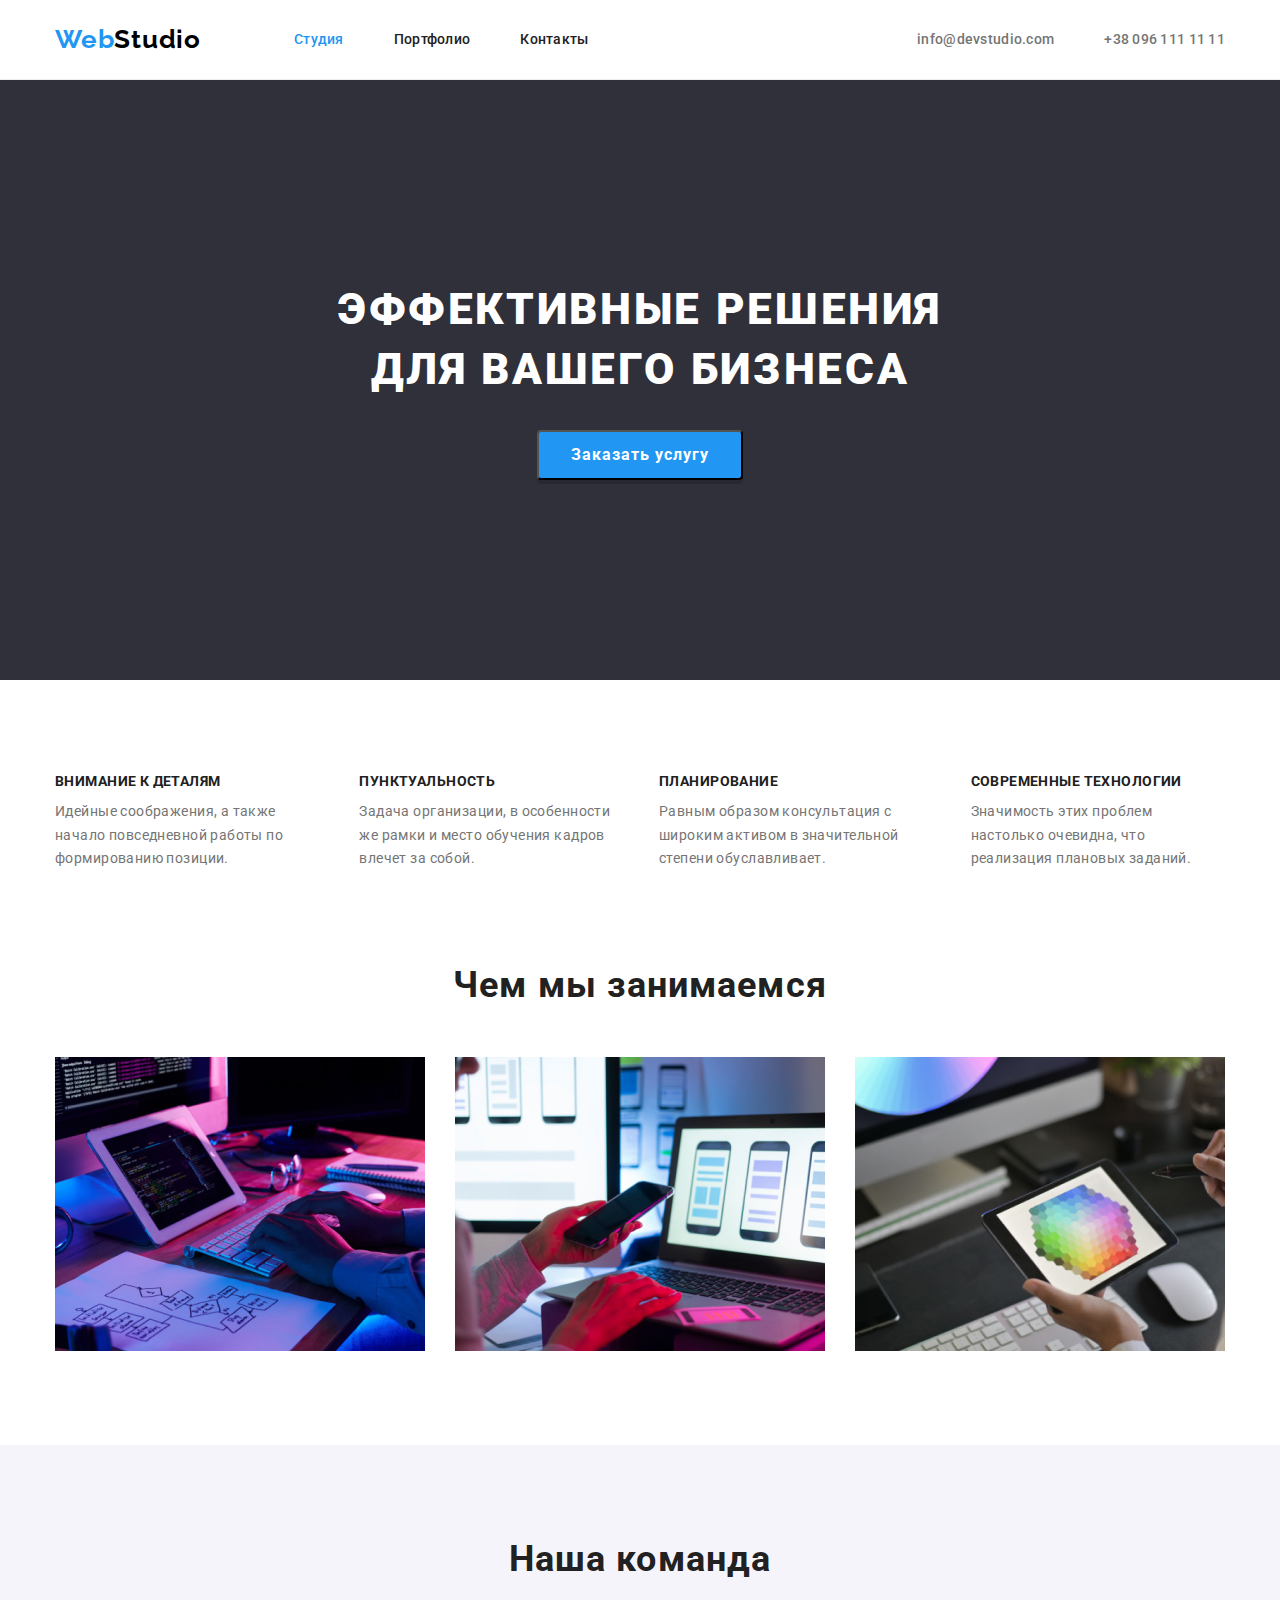
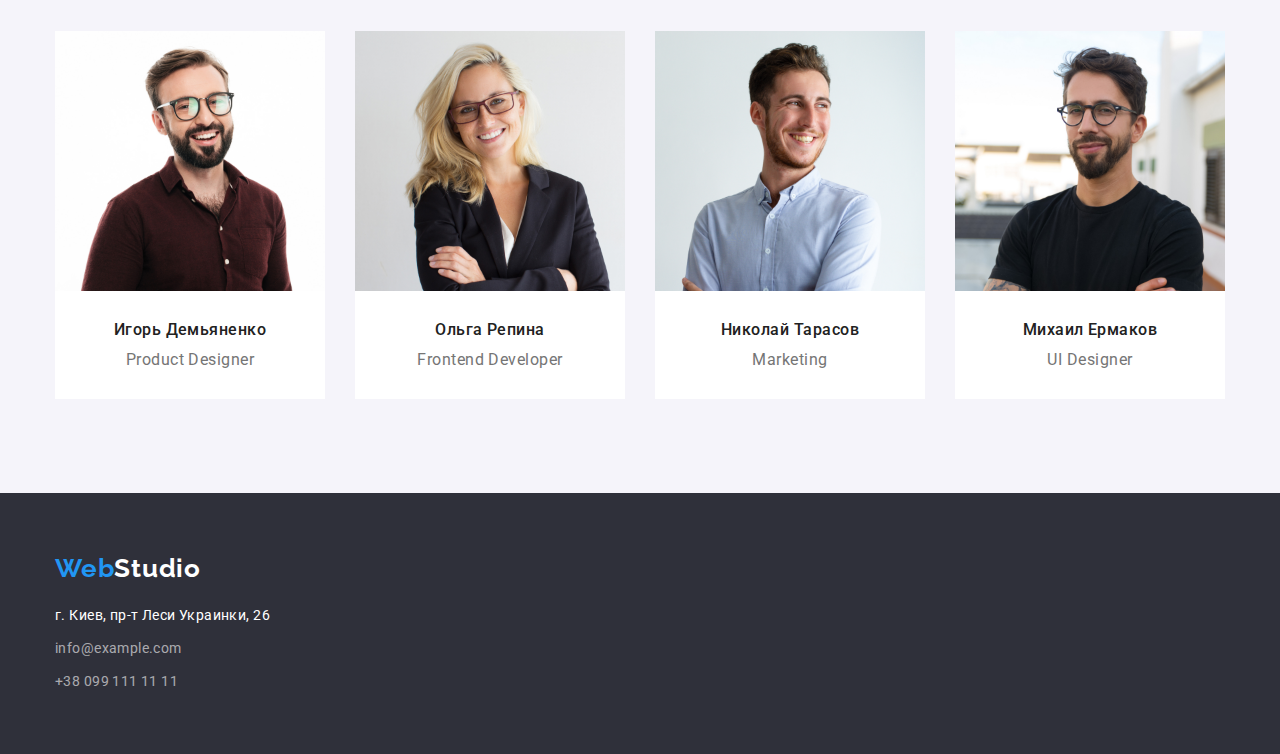
<file: index.html>
<!DOCTYPE html>
<html lang="ru">

<head>
    <meta charset="UTF-8" />
    <meta name="viewport" content="width=device-width, initial-scale=1.0" />
    <title>Студия</title>
    <link rel="stylesheet" href="https://cdnjs.cloudflare.com/ajax/libs/modern-normalize/1.0.0/modern-normalize.min.css">
    <link rel="preconnect" href="https://fonts.gstatic.com">
    <link href="https://fonts.googleapis.com/css2?family=Raleway:wght@700&family=Roboto:wght@400;500;700;900&display=swap" rel="stylesheet">
    <link rel="stylesheet" type="text/css" href="./css/styles.css">
</head>

<body>
    <header class="header">
        <div class="container">
        <nav class="navigation">
        <a class="logo" href="#"><span style="color:#2196F3;">Web</span><span style="color:#000;">Studio</span></a>
        <ul class="list nav-list">
            <li class="navigation-list-item">
                <a class="navigation-text current" href="./index.html">Студия</a>
            </li>
            <li class="navigation-list-item">
                <a class="navigation-text" href="./portfolio.html">Портфолио</a>
            </li>
            <li class="navigation-list-item">
                <a class="navigation-text" href="#">Контакты</a>
            </li>
        </ul>
        </nav>
        <address class="contacts-header">
        <ul class="list address">
            <li class="contacts-header-item"> 
                <a class="email-header link" href="mailto:info@devstudio.com">info@devstudio.com</a>
            </li>
            <li class="contacts-header-item">
                <a class="phone-header link" href="tel:+380961111111">+38 096 111 11 11</a>
            </li>
        </ul>
        </address>
    </div>
    </header>
    <main>
        <!--BOOKING-->
        <section class="booking-section">
            <div class="container background booking-section-part">
                <h1 class="main-title">Эффективные решения<br>для вашего бизнеса</h1>
                <button class="button" type="button">Заказать услугу</button>
            </div>
        </section>

        <!--CHARACTERISTICS-->
        <section class="characteristics-section">
            <div class="container">
            <h2 class="visually-hidden">Особенности</h2>
            <ul class="list characteristics-section-list">
                <li class="service-charactestics">
                    <h3 class="character-name">Внимание к деталям</h3>
                    <p class="service-item-description">Идейные соображения, а также начало повседневной работы по формированию позиции.</p>
                </li>
                <li class="service-characteristics">
                    <h3 class="character-name">Пунктуальность</h3>
                    <p class="service-item-description">Задача организации, в особенности же рамки и место обучения кадров влечет за собой.</p>
                </li>
                <li class="service-characteristics">
                    <h3 class="character-name">Планирование</h3>
                    <p class="service-item-description">Равным образом консультация с широким активом в значительной степени обуславливает.</p>
                </li>
                <li class="service-characteristics">
                    <h3 class="character-name">Современные технологии</h3>
                    <p class="service-item-description">Значимость этих проблем настолько очевидна, что реализация плановых заданий.</p>
                </li>
            </ul>
            </div>
        </section>

        <!--Services-->
        <section class="about-services section">
            <div class="container">
                <h2 class="undertitle service-title">Чем мы занимаемся</h2>
                <ul class="list service-image">
                    <li class=service-depiction-item>
                        <img class="service-depiction-photo" src="images-2/image1.jpg" alt="Человек пишет на компютере" width="370" height="294">
                    </li>
                    <li class=service-depiction-item> 
                        <img class="service-depiction-photo" src="images-2/image2.jpg" alt="Человек смотрит на экран" width="370" height="294"> 
                    </li>
                    <li class=service-depiction-item>
                        <img class="service-depiction-photo" src="images-2/image3.jpg" alt="Человек смотрит на экран" width="370" height="294">
                    </li> 
                </ul>
            </div>
        </section>

        <!-- OUR TEAM -->
        <section class="team-section section">
            <div class="container">
            <h2 class="undertitle title-of-team">Наша команда</h2>
            <ul class="list team-list">
                <li class="member-info">
                    <img class="member-photo" src="images-2/image4.jpg" alt="Игорь Демьяненко улыбается" width="270" height="260">
                <div class="about-each-member"> 
                    <h3 class="member-name">Игорь Демьяненко </h3>
                    <p class="position" lang="en">Product Designer</p>
                </div>
                </li>
                <li class="member-info">
                    <img class="member-photo" src="images-2/image5.jpg" alt="Ольга Репина улыбается" width="270" height="260">
                 <div class="about-each-member"> 
                    <h3 class="member-name">Ольга Репина</h3>
                    <p class="position" lang="en">Frontend Developer</p>
                </div> 
                </li>
                <li class="member-info">
                    <img class="member-photo" src="images-2/image6.jpg" alt="Николай Тарасов улыбается" width="270" height="260">
                <div class="about-each-member">
                    <h3 class="member-name">Николай Тарасов</h3>
                    <p class="position" lang="en">Marketing</p>
                </div>
                </li>
                <li class="member-info">
                    <img class="member-photo" src="images-2/image7.jpg" alt="Михаил Ермаков улыбается" width="270" height="260">
                <div class="about-each-member">
                    <h3 class="member-name">Михаил Ермаков</h3>
                    <p class="position" lang="en">UI Designer</p>
                </div>
                </li>
            </ul>
        </div>
        </section>
     </main>
    <footer class="footer">
        <div class="container">
        <a class="logo" href="#"><span style="color:#2196F3;">Web</span><span style="color:#FFF;">Studio</span></a>
        <address class="contacts-footer">
        <ul class="list">
            <li class="contacts-footer-item">
                <a class="address-footer link" href="https://goo.gl/maps/uVNvrLQDTsFwBZYJ7" target="_blank">г. Киев, пр-т Леси Украинки, 26 </a>
            </li>
            <li class="contacts-footer-item">
                <a class="email-footer link" href="mailto:info@example.com">info@example.com</a>
            </li>
            <li class="contacts-footer-item">
                <a class="phone-footer link" href="tel:+380991111111">+38 099 111 11 11</a>
            </li>
        </ul>
        </address>
    </div>
    </footer>
</body>

</html>
</file>
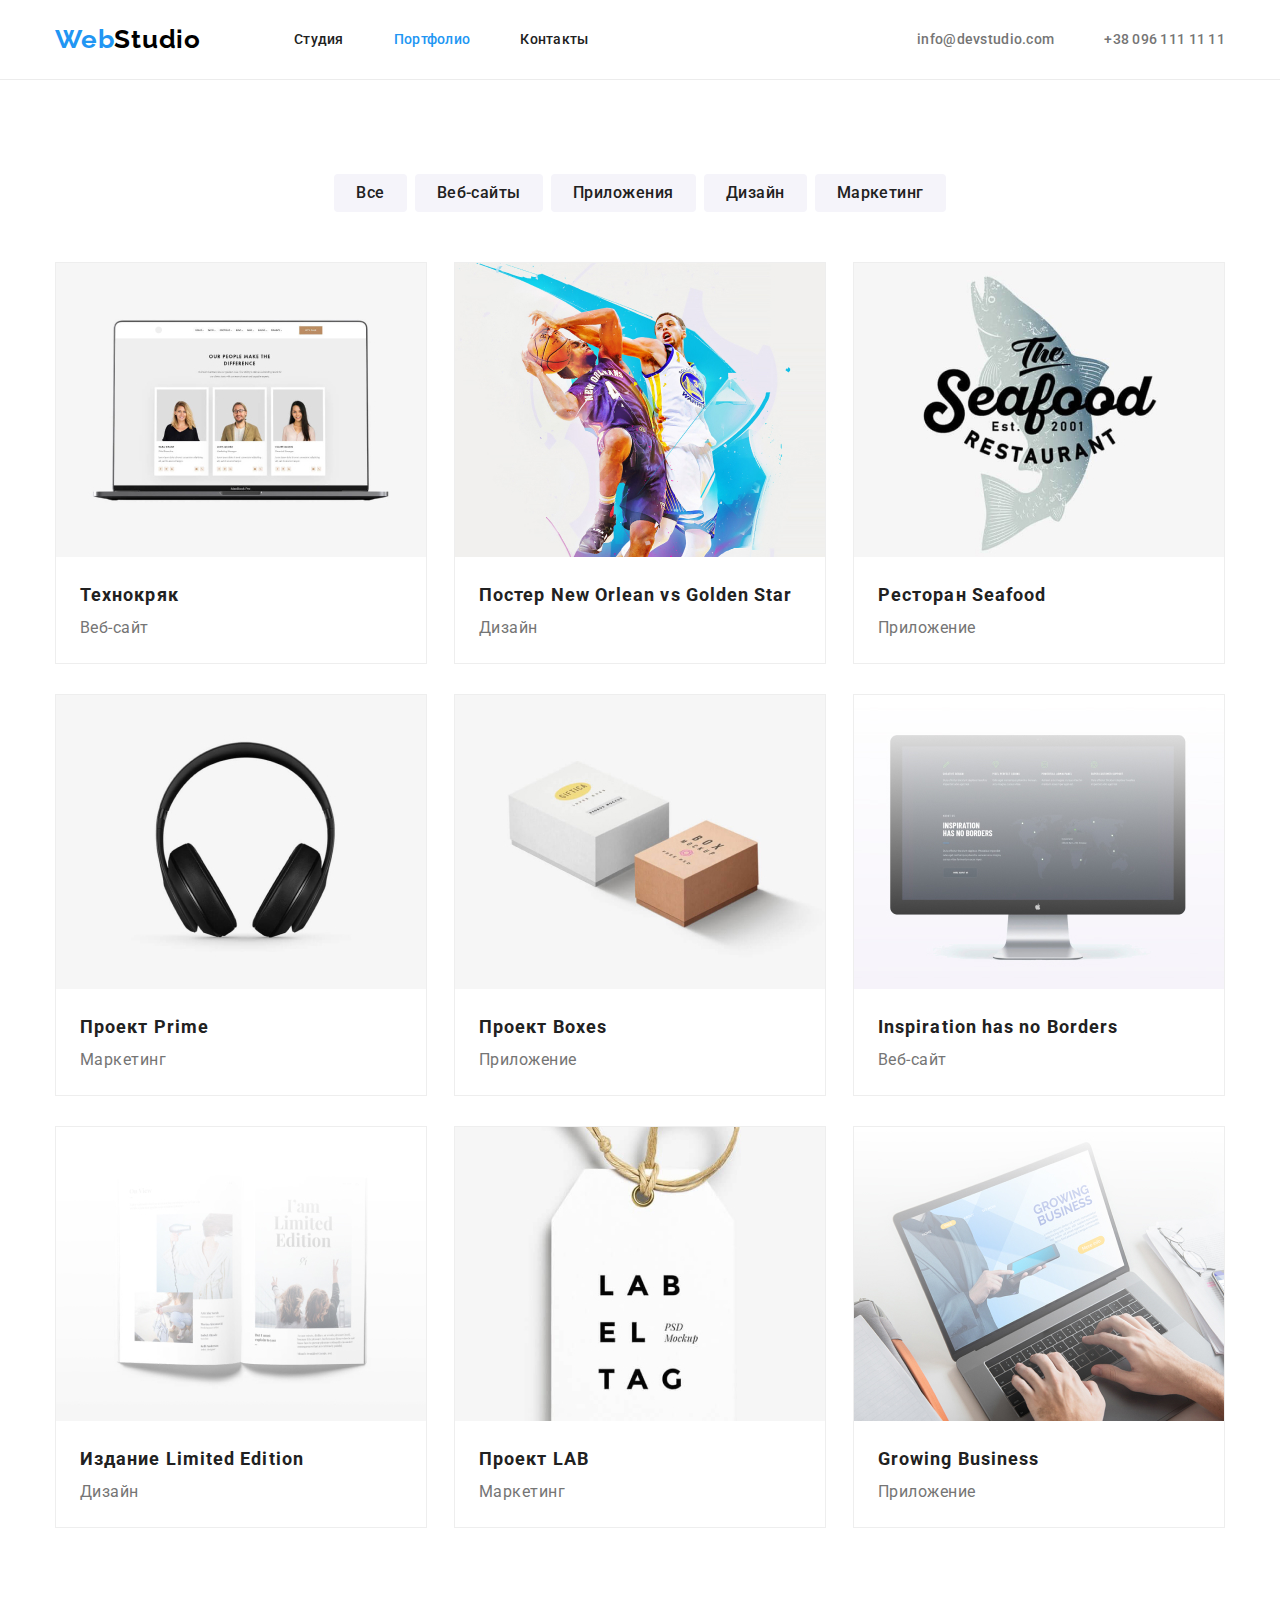
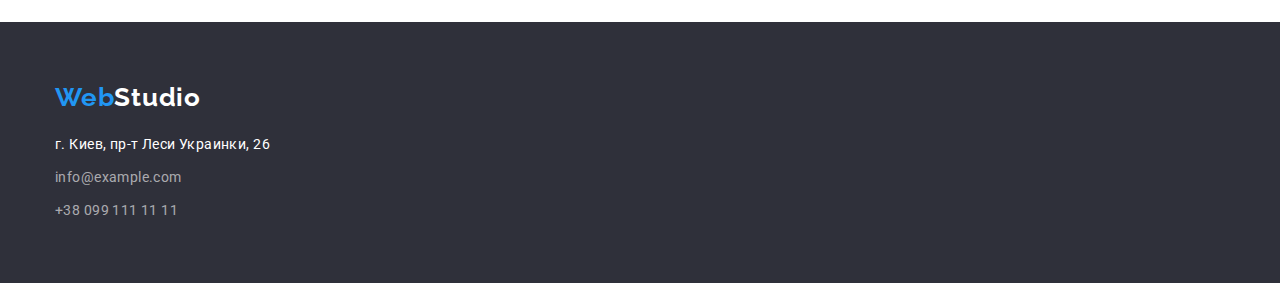
<file: portfolio.html>
<!DOCTYPE html>
<html lang="ru">

<head>
    <meta charset="UTF-8" />
    <meta name="viewport" content="width=device-width, initial-scale=1.0" />
    <title>Портфолио</title>
    <link rel="stylesheet" href="https://cdnjs.cloudflare.com/ajax/libs/modern-normalize/1.0.0/modern-normalize.min.css">
    <link rel="preconnect" href="https://fonts.gstatic.com">
    <link href="https://fonts.googleapis.com/css2?family=Raleway:wght@700&family=Roboto:wght@400;500;700;900&display=swap" rel="stylesheet">
    <link rel="stylesheet" type="text/css" href="./css/styles.css">
</head>

<body class="portfolio-body">
    <header class="header">
        <div class="container">
        <nav class="navigation">
        <a class="logo" href="#"><span style="color:#2196F3;">Web</span><span style="color:#000;">Studio</span></a>
        <ul class="list nav-list">
            <li class="navigation-list-item">
                <a class="navigation-text nav-header" href="./index.html">Студия</a>
            </li>
            <li class="navigation-list-item">
                <a class="navigation-text nav-header current" href="./portfolio.html">Портфолио</a>
            </li>
            <li class="navigation-list-item">
                <a class="navigation-text nav-header" href="#">Контакты</a>
            </li>
        </ul>
        </nav>
        <address class="contacts-header">
        <ul class="list address">
            <li class="contacts-header-item"> 
                <a class="email-header link" href="mailto:info@devstudio.com">info@devstudio.com</a>
            </li>
            <li class="contacts-header-item">
                <a class="phone-header link" href="tel:+380961111111">+38 096 111 11 11</a>
            </li>
        </ul>
        </address>
    </div>
    </header>
    <main>
        <!--Portfolio-->
        <section class="section-portfolio section">
            <div class="container">
            <h1 class="visually-hidden">Портфолио</h1>
            <ul class="button-list">
                <li class="button-item"><button class="button-name" type="button">Все</button></li>
                <li class="button-item"><button class="button-name" type="button">Веб-сайты</button></li>
                <li class="button-item"><button class="button-name" type="button">Приложения</button></li>
                <li class="button-item"><button class="button-name" type="button">Дизайн</button></li>
                <li class="button-item"><button class="button-name" type="button">Маркетинг</button></li>
            </ul> 
            <ul class="list portfolio-image-list">
                <li class="project-info-list">
                    <a class="project-link" href="#">
                        <img src="images/image1.jpg" alt="На экране компютера 3 лица" height="294" width="370">
                          <div class="project-illustration">     
                                <h2 class="project-name">Технокряк</h2>
                                <p class="area">Веб-сайт</p>
                        </div>     
                    </a>
                </li>
                <li class="project-info-list">
                    <a class="project-link" href="#">
                        <img src="images/image2.jpg" alt="Постер о баскетболе" height="294" width="370">
                          <div class="project-illustration">
                                <h2 class="project-name">Постер New Orlean vs Golden Star</h2>
                                <p class="area">Дизайн</p>
                        </div>      
                    </a>
                </li>
                <li class="project-info-list">
                    <a class="project-link" href="#">
                        <img src="images/image3.jpg" alt="Реклама ресторана" height="294" width="370">
                         <div class="project-illustration">
                                <h2 class="project-name">Ресторан Seafood</h2>
                                <p class="area">Приложение</p>
                        </div>        
                    </a>
                </li>
                <li class="project-info-list">
                    <a class="project-link" href="#">
                        <img src="images/image4.jpg" alt="Черные наушники" height="294" width="370">
                         <div class="project-illustration"> 
                                <h2 class="project-name">Проект Prime</h2>
                                <p class="area">Маркетинг</p>
                        </div>       
                    </a>
                </li>
                <li class="project-info-list">
                    <a class="project-link" href="#">
                        <img src="images/image5.jpg" alt="Творчство на дисплее" height="294" width="370">
                        <div class="project-illustration">
                                <h2 class="project-name">Проект Boxes</h2>
                                <p class="area">Приложение</p>
                        </div>       
                    </a>
                </li>
                <li class="project-info-list">
                    <a class="project-link" href="#">
                        <img src="images/image6.jpg" alt="Две маленкие коробки" height="294" width="370">
                         <div class="project-illustration"> 
                                <h2 class="project-name" lang="en">Inspiration has no Borders</h2>
                                <p class="area">Веб-сайт</p>
                        </div>      
                    </a>
                </li>
                <li class="project-info-list">
                    <a class="project-link" href="#">
                        <img src="images/image7.jpg" alt="Страницы газеты" height="294" width="370">
                         <div class="project-illustration">  
                                <h2 class="project-name">Издание Limited Edition</h2>
                                <p class="area">Дизайн</p>
                        </div>      
                    </a>
                </li>
                <li class="project-info-list">
                    <a class="project-link" href="#">
                        <img src="images/image8.jpg" alt="Проектный символ " height="294" width="370">
                         <div class="project-illustration">
                                 <h2 class="project-name">Проект LAB</h2>
                                <p class="area">Маркетинг</p>
                        </div>     
                    </a>
                </li>
                <li class="project-info-list">
                    <a class="project-link" href="#">
                        <img src="images/image9.jpg" alt="Работа на компютере" height="294" width="370">
                          <div class="project-illustration"> 
                                <h2 class="project-name" lang="en">Growing Business</h2>
                                <p class="area">Приложение</p>
                         </div>    
                    </a>
                </li>
            </ul>
        </div>
        </section>
     </main>
     <footer class="footer">
        <div class="container">
        <a class="logo" href="#"><span style="color:#2196F3;">Web</span><span style="color:#FFF;">Studio</span></a>
        <address class="contacts-footer">
        <ul class="list">
            <li class="contacts-footer-item">
                <a class="address-footer link" href="https://goo.gl/maps/uVNvrLQDTsFwBZYJ7" target="_blank">г. Киев, пр-т Леси Украинки, 26 </a>
            </li>
            <li class="contacts-footer-item">
                <a class="email-footer link" href="mailto:info@example.com">info@example.com</a>
            </li>
            <li class="contacts-footer-item">
                <a class="phone-footer link" href="tel:+380991111111">+38 099 111 11 11</a>
            </li>
        </ul>
        </address>
        </div>
    </footer>
</body>

</html>
</file>
<file: css/styles.css>
:root{
    --main-font:'Roboto', sans-serif;
    --secondary-font:'Raleway', sans-serif;
    --main-color: #212121;
    --secondary-color:#757575;
    --color-accent: #2196F3;
    --color-accent-2: #FFFFFF;
    --main-background:#2F303A;
    --super-black-color:#000;
}

.body{
    font-family:var(--main-font);
    font-style: normal;
    font-weight: bold;
    letter-spacing: 0.03em;
}

a {
    text-decoration: none;
  }
  
ul {
    list-style: none;
  }

h1, 
h2, 
h3,
h4, 
p{
    margin:0;
}

ul{
    padding: 0;
    margin:0;
}

img{
    display: block;
}

.container{
    width:1200px;
    padding:0 15px;
    margin: auto;
}


.section{
    padding: 94px 0px;
}
/*===========Header========*/

.header{
    padding-top: 24px;
    padding-bottom: 24px;
    border-bottom: 1px solid #ececec;
}

.header .container{
    display:flex;
    align-items: center;
}

.header .logo{
    margin-right: 93px;
}

.logo{
    font-family:var(--secondary-font);
    font-weight: 700;
    font-size: 26px;  
    line-height: 1.192;
    letter-spacing: 0.03em;
}

.header .contacts-header{
    margin-left: auto;
}

.header .address{
    margin-left: auto;
}

.address{
    display: flex;
}


.navigation-list-item:not(:last-child),
.contacts-header-item:not(:last-child){
    margin-right: 50px;
}


.navigation{
    display: flex;
    align-items: center;
}

.nav-list{
    display: flex;
}

.navigation-text{
    color:var(--main-color);  
    letter-spacing: 0.03em;
}

.email-header,
.phone-header{
    color:var(--secondary-color);
}

.navigation-text,
.email-header,
.phone-header{
    font-family: var(--main-font);
    font-weight: 500;
    font-size: 14px;
    line-height: 1.14;
    letter-spacing: 0.02em;
}

.list{
    list-style-type: none;
}


.contacts-header-item .link:hover,
.contacts-header-item .link:focus{
    color: #2196F3;
 }

 .current{
     color: #2196F3;
 }



/*==========End Header=========*/
/*===========Booking =====*/

.booking-section{   
    background: var(--main-background);
}

.booking-section-part{
    padding-top: 200px;
    padding-bottom: 200px;
    display: flex;
    flex-direction: column;
    align-items: center;
    text-align: center;
}

.visually-hidden {
    font-family: var(--main-font);
    font-weight: 700;
    position: absolute;
    width: 1px;
    height: 1px;
    margin: -1px;
    border: 0;
    padding: 0;
    white-space: nowrap;
    clip-path: inset(100%);
    clip: rect(0 0 0 0);
    overflow: hidden;
}


.main-title{
    font-family: var(--main-font);
    font-style: normal;
    font-weight: 900;
    font-size: 44px;
    line-height: 1.36;    
    text-transform: uppercase;
    text-align: center;
    letter-spacing: 0.06em;
    color: var(--color-accent-2);
    margin-bottom: 30px;
    width: 696px;
}

.booking-section .button{
    min-width: 200px;
    height: 50px;
    box-shadow: 0px 4px rgba(0,0, 0, 0.15);
    border-radius: 4px;
    display: flex;
    cursor: pointer;
    padding:10px 32px;
    margin:auto;
    align-items: center;
}

 .button{
    font-family: var(--main-font);
    color: var(--color-accent-2);
    font-weight: 700;
    font-size: 16px;
    line-height: 1.87;
    text-align: center;
    letter-spacing: 0.06em;
    background: #2196F3;

 }
/*===========End Booking=====*/

/*===========Characteristics=====*/


.characteristics-section{
    padding-top: 94px;
}

.characteristics-section-list{
    display: flex;
}

.service-charactestics:not(:last-child){
    margin-right: 30px;
}
.undertitle{
    font-family: var(--main-font);
    font-style:normal;
    font-weight: bold;
    font-size: 36px;
    line-height: 1.16;
    text-align: center;
    color:var(--main-color);
    letter-spacing: 0.03em;
    margin-bottom:50px;
}

.character-name{
    font-family: var(--main-font);
    font-weight: 700;
    font-size: 14px;
    line-height: 1.14;
    text-transform: uppercase;
    color:var(--main-color);
    letter-spacing: 0.03em;
    margin-bottom:10px;
}
.service-item-description{
    font-family: var(--main-font);
    font-weight:400;
    font-size: 14px;
    line-height: 1.71;
    color: var(--secondary-color);
    letter-spacing: 0.03em;
}

.service-image{
    display: flex;
}

.service-depiction-item:not(:last-child){
    margin-right: 30px;
}

.service-characteristics:not(:last-child){
    margin-right: 30px;
}

.about-services{
    padding-top:94px;
}

.about-services .list{
    display: flex;
}

.service-depiction-item:not(:last-child){
    margin-right: 30px;
}

.service-charactestics .character-name{
    margin-bottom: 10px;
}



  /*===========End Characteristics=====*/

/* OUR TEAM*/
.team-section{
    background-color:#f5f4fa;
}

.team-list{
    display:flex;
}

.member-name,
.position{
    font-family: var(--main-font);
    font-size: 16px;
    line-height: 1.18;
    letter-spacing: 0.03em;
}
.member-name{
    font-weight:500;
    color:var(--main-color);
    margin-bottom: 10px;
    text-align: center;
}

.position{
    font-weight:400;
    color: var(--secondary-color);
    font-size: 16px;
    line-height: 1.1876;
    text-align: center;
    margin-bottom: 30px;
}

.team-list{
    display: flex;

}

.member-info:not(:last-child){
    margin-right: 30px;
}



.about-each-member{
    padding: 30px 10px;
    background: #FFFFFF;
    height: 108px;
}


/* end of the OUR TEAM*/
/* Footer*/

.footer{
    background:var(--main-background);
    padding-top: 60px;
    padding-bottom: 60px;
}

.contacts-footer-item{
    flex-direction: column;
    display:flex;
}

.address-footer,
.email-footer,
.phone-footer{
    font-family: var(--main-font);
    font-weight: normal;
    font-size: 14px;
    line-height: 1.71;
    letter-spacing: 0.03em;
    color:rgba(255, 255, 255, 0.6);
}

.address-footer:hover,
.email-footer:hover,
.phone-footer:hover{
    color:#FFFFFF ;
}

.footer .contacts-footer{
    margin-top: 20px;
}


.contacts-footer-item:not(:last-child){
    margin-bottom: 9px;
}



.link{
    font-style:normal;
}
/* End of Studio-design */

/* beginning of portfolio design*/

.button-name{
    background-color:#F5F4FA;
    font-family: var(--main-font);
    font-style:normal;
    font-weight: 500;
    font-size: 16px;
    line-height: 1.62;
    letter-spacing: 0.03em;
    color:var(--main-color);
    border:none;
    padding:6px 22px;
    border-radius: 4px;
    cursor: pointer;
    text-align: center;
    height: 38px;
    justify-content: center;

}

.button-item:not(:last-child){
    margin-right: 8px;
}

.portfolio-image-list{
    display:flex;
    flex-wrap:wrap;
    justify-content: space-between;
    padding: 0px;
    margin-bottom: -30px;
}



.project-info-list{
    background:var(--color-accent-2);
    border:1px solid #eee;
    margin-bottom: 30px;
}
.button-list{
    display:flex;
    margin-bottom: 50px;
    height: 38px;
    justify-content: center;
}


.project-illustration{
    padding: 20px 24px;
}
    

.button-name:hover{
    background-color:var(--color-accent);
    color:#FFFFFF;
}

  
.project-name{
    font-family: var(--main-font);
    font-weight: 700;
    font-size: 18px;
    line-height: 2;
    color:var(--main-color);
    letter-spacing: 0.06em;
}

.project-link{
    font-family: var(--main-font);
}
  
.area {
    font-family: var(--main-font);
    font-weight: 400;
    font-size: 16px;
    line-height: 1.875;
    letter-spacing: 0.03em;
    color: var(--secondary-color);
}
.address-footer{
    color: #FFF;
}

/* end of portfolio*/
</file>
